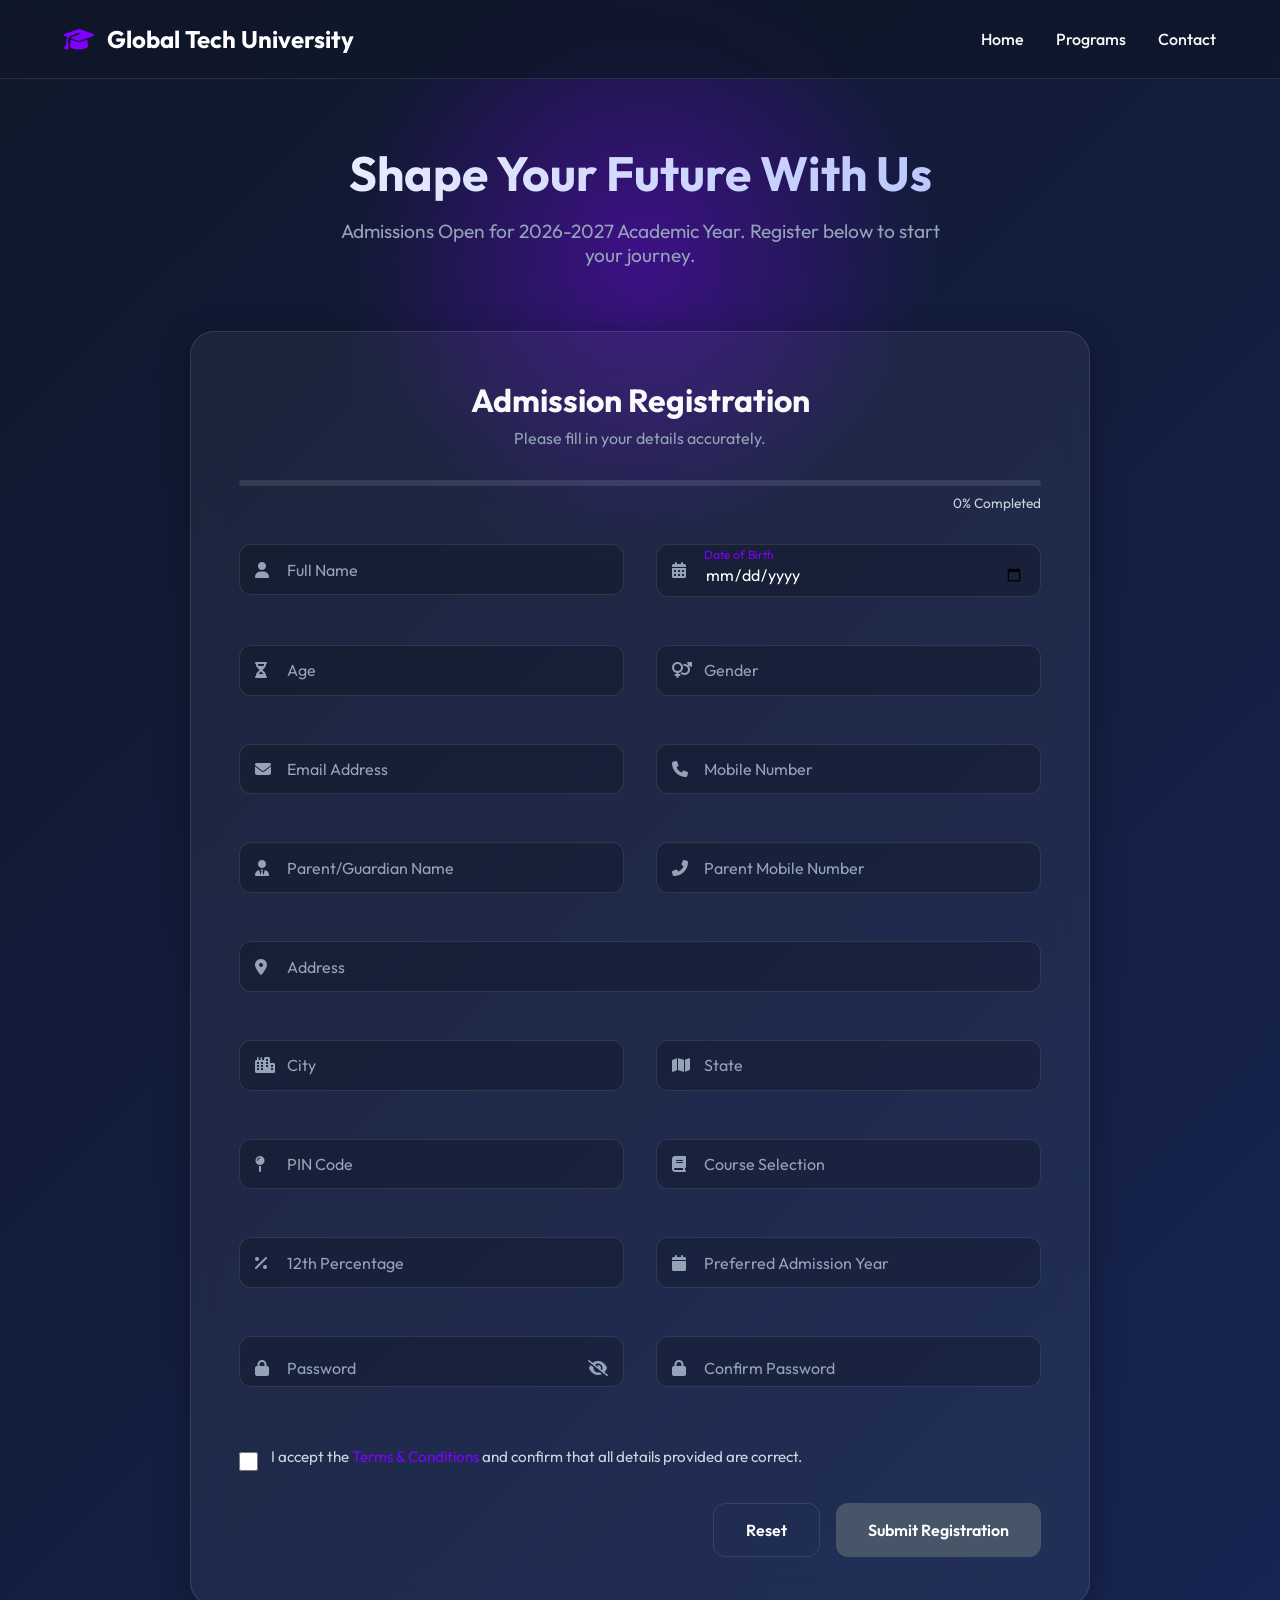
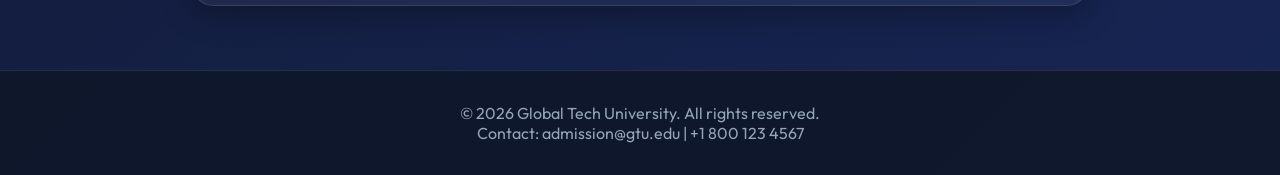
<file: internship 2.4/university_portal/index.html>
<!DOCTYPE html>
<html lang="en">
<head>
    <meta charset="UTF-8">
    <meta name="viewport" content="width=device-width, initial-scale=1.0">
    <title>University Admission Portal</title>
    <link rel="stylesheet" href="style.css">    <link href="https://fonts.googleapis.com/css2?family=Outfit:wght@300;400;500;600;700&display=swap" rel="stylesheet">    <link rel="stylesheet" href="https://cdnjs.cloudflare.com/ajax/libs/font-awesome/6.4.0/css/all.min.css">
</head>
<body>    <nav class="navbar">
        <div class="logo">
            <i class="fa-solid fa-graduation-cap"></i>
            <span>Global Tech University</span>
        </div>
        <ul class="nav-links">
            <li><a href="#">Home</a></li>
            <li><a href="#">Programs</a></li>
            <li><a href="#">Contact</a></li>
        </ul>
    </nav>    <header class="hero">
        <div class="hero-content">
            <h1>Shape Your Future With Us</h1>
            <p>Admissions Open for 2026-2027 Academic Year. Register below to start your journey.</p>
        </div>
    </header>

    <main class="registration-section">
        <div class="form-container glass-panel">
            <div class="form-header">
                <h2>Admission Registration</h2>
                <p>Please fill in your details accurately.</p>
            </div>
            
            <div class="progress-container">
                <div class="progress-bar" id="progress-bar"></div>
            </div>
            <p class="progress-text" id="progress-text">0% Completed</p>

            <form id="admission-form" novalidate>                <div class="form-grid">                    <div class="input-group">
                        <i class="fa-solid fa-user input-icon"></i>
                        <input type="text" id="fullName" name="fullName" required placeholder=" ">
                        <label for="fullName">Full Name</label>
                        <span class="error-msg" id="fullName-error"></span>
                    </div>                    <div class="input-group">
                        <i class="fa-solid fa-calendar-alt input-icon"></i>
                        <input type="date" id="dob" name="dob" required placeholder=" ">
                        <label for="dob">Date of Birth</label>
                        <span class="error-msg" id="dob-error"></span>
                    </div>                    <div class="input-group">
                        <i class="fa-solid fa-hourglass-half input-icon"></i>
                        <input type="text" id="age" name="age" readonly placeholder=" ">
                        <label for="age">Age</label>
                    </div>                    <div class="input-group">
                        <i class="fa-solid fa-venus-mars input-icon"></i>
                        <select id="gender" name="gender" required>
                            <option value="" disabled selected></option>
                            <option value="Male">Male</option>
                            <option value="Female">Female</option>
                            <option value="Other">Other</option>
                        </select>
                        <label for="gender">Gender</label>
                        <span class="error-msg" id="gender-error"></span>
                    </div>                    <div class="input-group">
                        <i class="fa-solid fa-envelope input-icon"></i>
                        <input type="email" id="email" name="email" required placeholder=" ">
                        <label for="email">Email Address</label>
                        <span class="error-msg" id="email-error"></span>
                    </div>                    <div class="input-group">
                        <i class="fa-solid fa-phone input-icon"></i>
                        <input type="tel" id="mobile" name="mobile" required placeholder=" " maxlength="10">
                        <label for="mobile">Mobile Number</label>
                        <span class="error-msg" id="mobile-error"></span>
                    </div>                    <div class="input-group">
                        <i class="fa-solid fa-user-tie input-icon"></i>
                        <input type="text" id="parentName" name="parentName" required placeholder=" ">
                        <label for="parentName">Parent/Guardian Name</label>
                        <span class="error-msg" id="parentName-error"></span>
                    </div>                    <div class="input-group">
                        <i class="fa-solid fa-phone-alt input-icon"></i>
                        <input type="tel" id="parentMobile" name="parentMobile" required placeholder=" " maxlength="10">
                        <label for="parentMobile">Parent Mobile Number</label>
                        <span class="error-msg" id="parentMobile-error"></span>
                    </div>                    <div class="input-group full-width">
                        <i class="fa-solid fa-map-marker-alt input-icon"></i>
                        <input type="text" id="address" name="address" required placeholder=" ">
                        <label for="address">Address</label>
                        <span class="error-msg" id="address-error"></span>
                    </div>                    <div class="input-group">
                        <i class="fa-solid fa-city input-icon"></i>
                        <input type="text" id="city" name="city" required placeholder=" ">
                        <label for="city">City</label>
                        <span class="error-msg" id="city-error"></span>
                    </div>                    <div class="input-group">
                        <i class="fa-solid fa-map input-icon"></i>
                        <input type="text" id="state" name="state" required placeholder=" ">
                        <label for="state">State</label>
                        <span class="error-msg" id="state-error"></span>
                    </div>                    <div class="input-group">
                        <i class="fa-solid fa-map-pin input-icon"></i>
                        <input type="text" id="pincode" name="pincode" required placeholder=" " maxlength="6">
                        <label for="pincode">PIN Code</label>
                        <span class="error-msg" id="pincode-error"></span>
                    </div>                    <div class="input-group">
                        <i class="fa-solid fa-book input-icon"></i>
                        <select id="course" name="course" required>
                            <option value="" disabled selected></option>
                            <option value="Engineering">Engineering</option>
                            <option value="AI & ML">AI & ML</option>
                            <option value="CSE">CSE</option>
                            <option value="ECE">ECE</option>
                            <option value="MBA">MBA</option>
                            <option value="BBA">BBA</option>
                            <option value="MCA">MCA</option>
                        </select>
                        <label for="course">Course Selection</label>
                        <span class="error-msg" id="course-error"></span>
                    </div>                    <div class="input-group">
                        <i class="fa-solid fa-percent input-icon"></i>
                        <input type="number" id="percentage" name="percentage" required placeholder=" " min="0" max="100" step="0.01">
                        <label for="percentage">12th Percentage</label>
                        <span class="error-msg" id="percentage-error"></span>
                    </div>                    <div class="input-group">
                        <i class="fa-solid fa-calendar input-icon"></i>
                        <select id="admissionYear" name="admissionYear" required>
                            <option value="" disabled selected></option>
                            <option value="2026">2026</option>
                            <option value="2027">2027</option>
                        </select>
                        <label for="admissionYear">Preferred Admission Year</label>
                        <span class="error-msg" id="admissionYear-error"></span>
                    </div>                    <div class="input-group">
                        <i class="fa-solid fa-lock input-icon"></i>
                        <input type="password" id="password" name="password" required placeholder=" ">
                        <label for="password">Password</label>
                        <i class="fa-solid fa-eye-slash toggle-password"></i>
                        <div class="password-strength" id="password-strength"></div>
                        <span class="error-msg" id="password-error"></span>
                    </div>                    <div class="input-group">
                        <i class="fa-solid fa-lock input-icon"></i>
                        <input type="password" id="confirmPassword" name="confirmPassword" required placeholder=" ">
                        <label for="confirmPassword">Confirm Password</label>
                        <span class="error-msg" id="confirmPassword-error"></span>
                    </div>
                </div>                <div class="checkbox-group">
                    <input type="checkbox" id="terms" name="terms" required>
                    <label for="terms">I accept the <a href="#">Terms & Conditions</a> and confirm that all details provided are correct.</label>
                    <span class="error-msg" id="terms-error"></span>
                </div>                <div class="form-actions">
                    <button type="button" class="btn-reset" id="reset-btn">Reset</button>
                    <button type="submit" class="btn-submit" id="submit-btn">Submit Registration</button>
                </div>
            </form>
        </div>
    </main>    <footer class="footer">
        <p>&copy; 2026 Global Tech University. All rights reserved.</p>
        <p>Contact: admission@gtu.edu | +1 800 123 4567</p>
    </footer>    <div class="modal-overlay" id="success-modal">
        <div class="modal-content glass-panel">
            <i class="fa-solid fa-circle-check success-icon"></i>
            <h3>Registration Successful!</h3>
            <p>Your application has been received. Please check your email for further instructions.</p>
            <button class="btn-submit" id="close-modal-btn">Continue</button>
        </div>
    </div>

    <script src="script.js"></script>
</body>
</html>
</file>
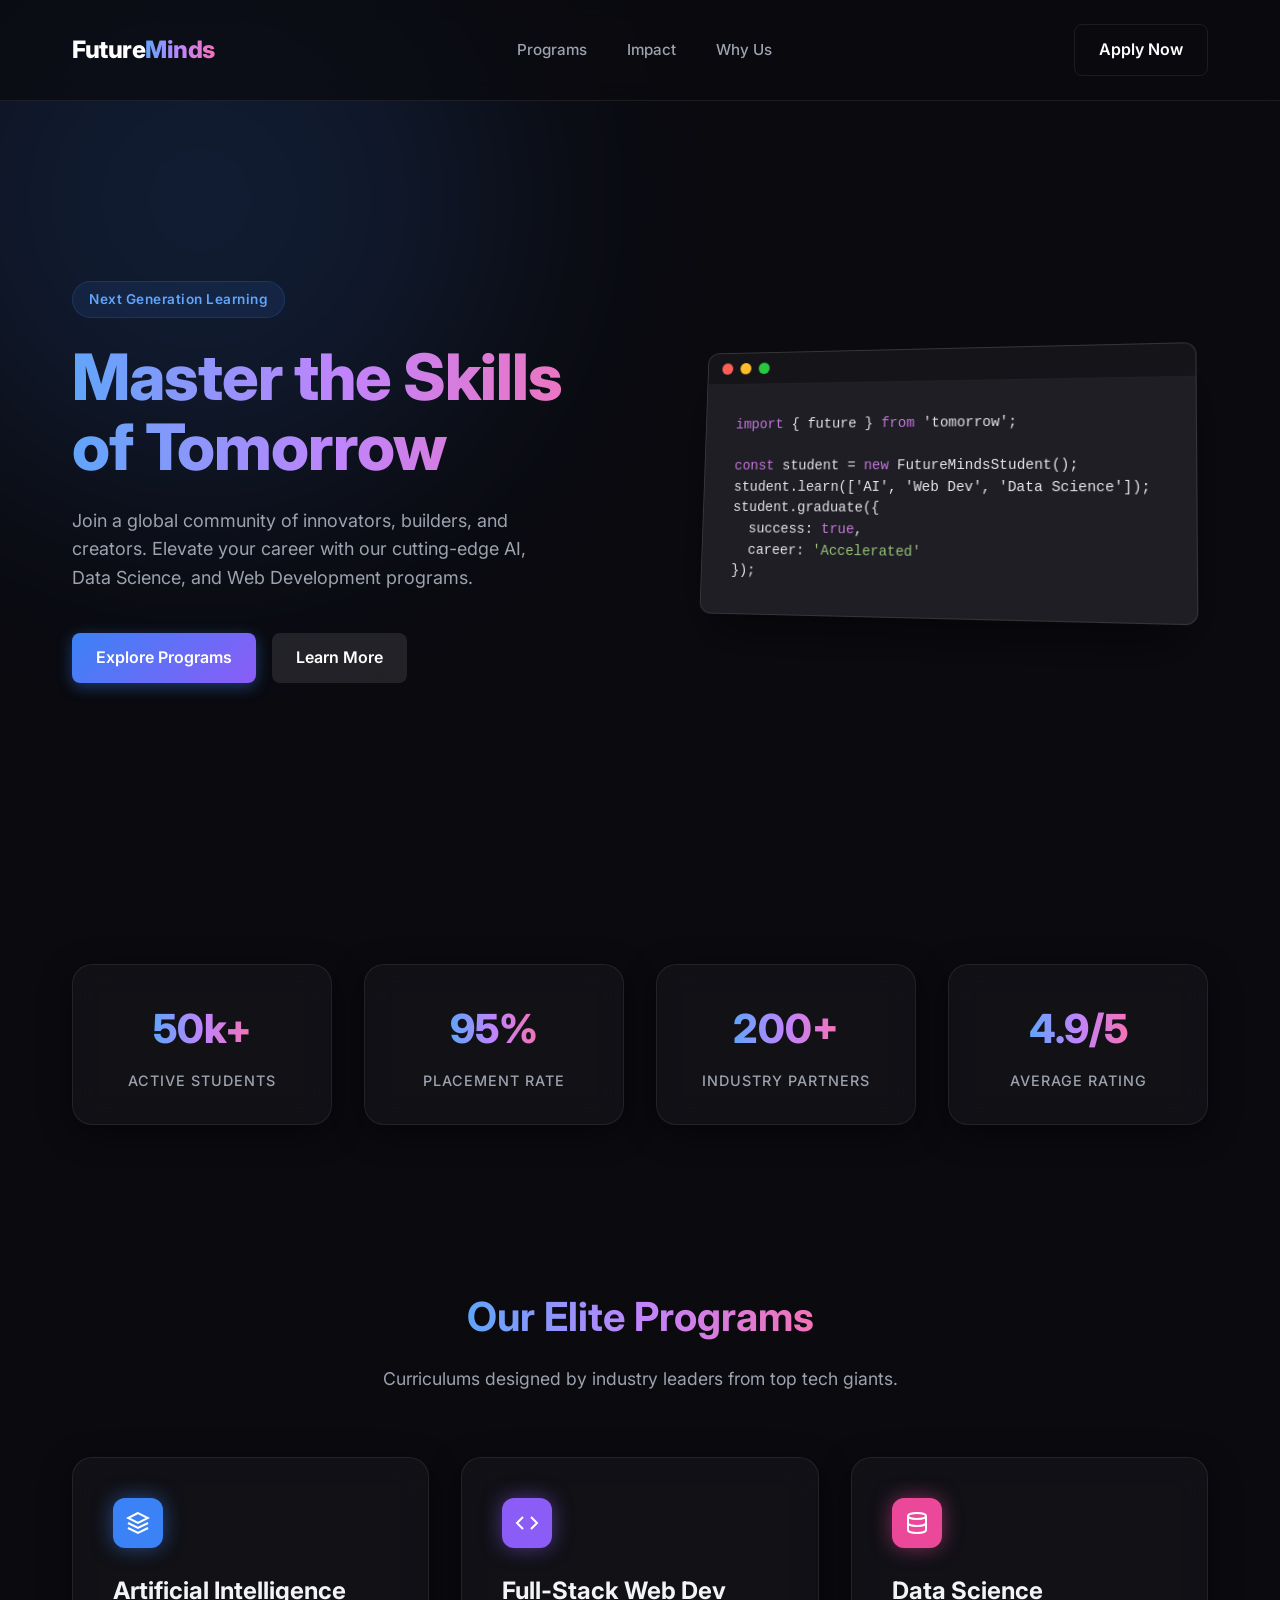
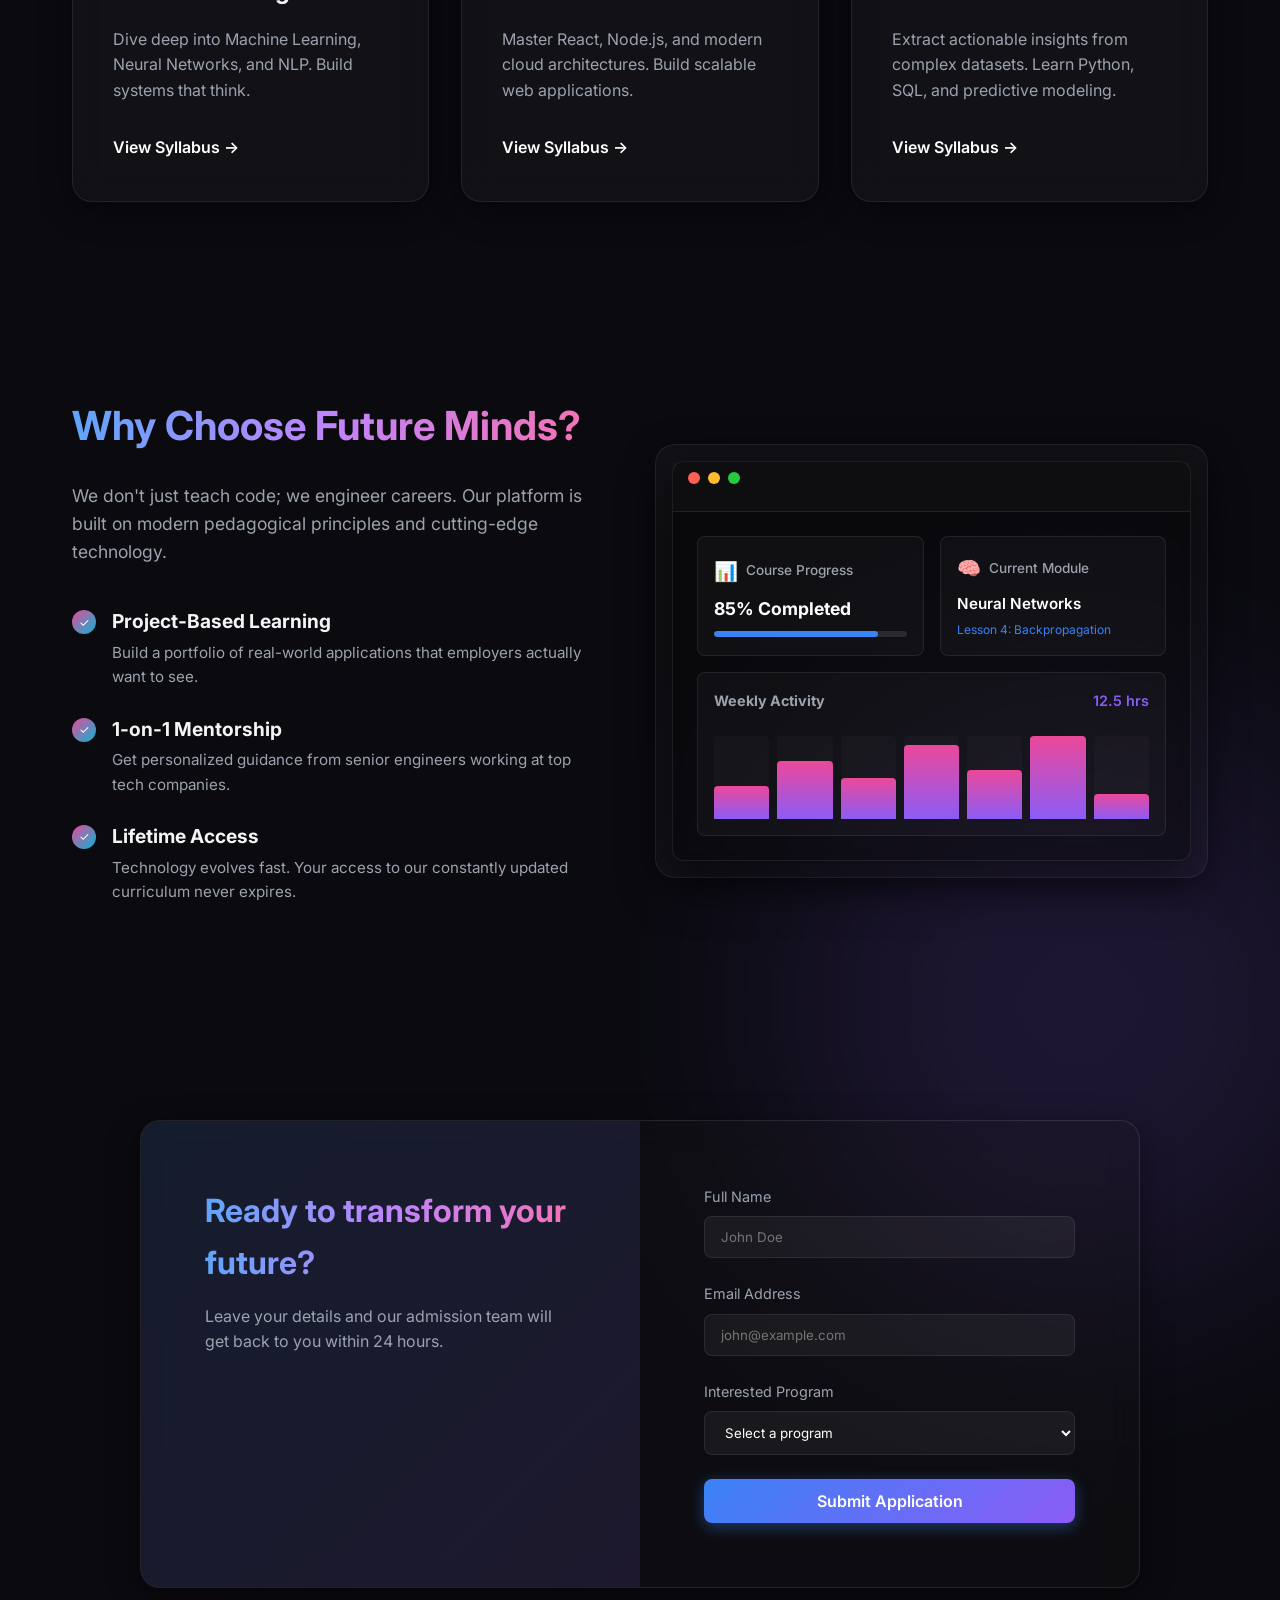
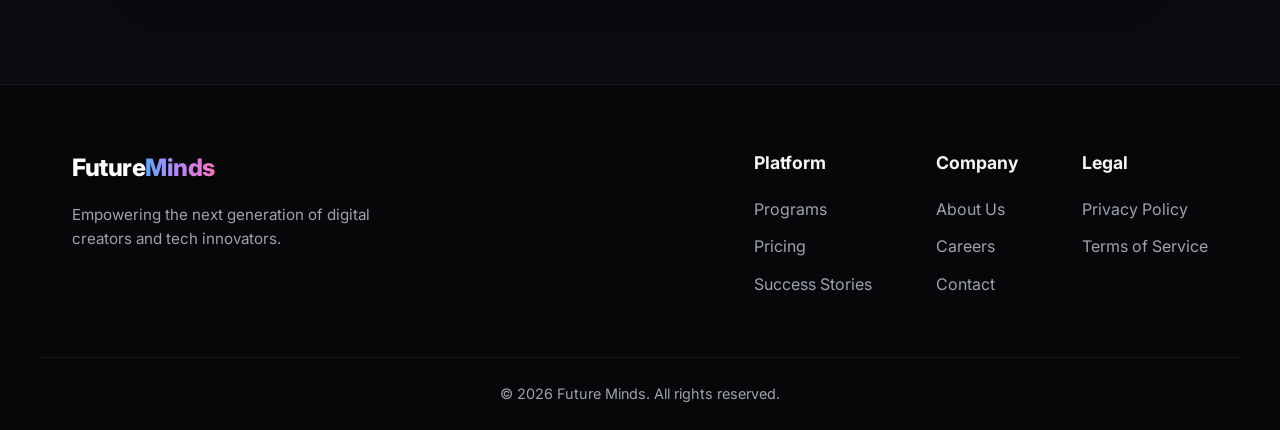
<file: intrenship 2.2/future-minds/index.html>
<!DOCTYPE html>
<html lang="en">
<head>
    <meta charset="UTF-8">
    <meta name="viewport" content="width=device-width, initial-scale=1.0">
    <title>Future Minds | Modern Learning Platform</title>
    <link rel="preconnect" href="https://fonts.googleapis.com">
    <link rel="preconnect" href="https://fonts.gstatic.com" crossorigin>
    <link href="https://fonts.googleapis.com/css2?family=Inter:wght@300;400;500;600;700;800&display=swap" rel="stylesheet">
    <link rel="stylesheet" href="styles.css">
</head>
<body>
    <div class="bg-glow bg-glow-1"></div>
    <div class="bg-glow bg-glow-2"></div>

    <header class="navbar">
        <div class="container nav-container">
            <a href="#" class="logo">Future<span>Minds</span></a>
            <nav class="nav-links">
                <a href="#programs">Programs</a>
                <a href="#stats">Impact</a>
                <a href="#why-us">Why Us</a>
            </nav>
            <a href="#contact" class="btn btn-outline">Apply Now</a>
        </div>
    </header>

    <main>
        <section class="hero container">
            <div class="hero-content fade-in-up">
                <div class="badge">Next Generation Learning</div>
                <h1 class="gradient-text">Master the Skills of Tomorrow</h1>
                <p class="hero-subtext">Join a global community of innovators, builders, and creators. Elevate your career with our cutting-edge AI, Data Science, and Web Development programs.</p>
                <div class="hero-actions">
                    <a href="#programs" class="btn btn-primary">Explore Programs</a>
                    <a href="#why-us" class="btn btn-secondary">Learn More</a>
                </div>
            </div>
            <div class="hero-image fade-in-up" style="transition-delay: 0.2s;">
                <div class="glass-card hero-mockup">
                    <div class="mockup-header">
                        <span class="dot red"></span>
                        <span class="dot yellow"></span>
                        <span class="dot green"></span>
                    </div>
                    <div class="mockup-body">
                        <code>
                            <span class="keyword">import</span> { future } <span class="keyword">from</span> 'tomorrow';<br><br>
                            <span class="keyword">const</span> student = <span class="keyword">new</span> FutureMindsStudent();<br>
                            student.learn(['AI', 'Web Dev', 'Data Science']);<br>
                            student.graduate({ <br>
                            &nbsp;&nbsp;success: <span class="keyword">true</span>, <br>
                            &nbsp;&nbsp;career: <span class="string">'Accelerated'</span> <br>
                            });
                        </code>
                    </div>
                </div>
            </div>
        </section>

        <section id="stats" class="stats container">
            <div class="stats-grid">
                <div class="stat-card glass-card fade-in-up">
                    <h3 class="gradient-text stat-number">50k+</h3>
                    <p>Active Students</p>
                </div>
                <div class="stat-card glass-card fade-in-up" style="transition-delay: 0.1s;">
                    <h3 class="gradient-text stat-number">95%</h3>
                    <p>Placement Rate</p>
                </div>
                <div class="stat-card glass-card fade-in-up" style="transition-delay: 0.2s;">
                    <h3 class="gradient-text stat-number">200+</h3>
                    <p>Industry Partners</p>
                </div>
                <div class="stat-card glass-card fade-in-up" style="transition-delay: 0.3s;">
                    <h3 class="gradient-text stat-number">4.9/5</h3>
                    <p>Average Rating</p>
                </div>
            </div>
        </section>

        <section id="programs" class="programs container">
            <div class="section-header text-center fade-in-up">
                <h2 class="gradient-text">Our Elite Programs</h2>
                <p>Curriculums designed by industry leaders from top tech giants.</p>
            </div>
            <div class="programs-grid">
                <div class="program-card glass-card fade-in-up">
                    <div class="card-icon blue-glow">
                        <svg width="24" height="24" viewBox="0 0 24 24" fill="none" stroke="currentColor" stroke-width="2"><path d="M12 2L2 7l10 5 10-5-10-5zM2 17l10 5 10-5M2 12l10 5 10-5"/></svg>
                    </div>
                    <h3>Artificial Intelligence</h3>
                    <p>Dive deep into Machine Learning, Neural Networks, and NLP. Build systems that think.</p>
                    <a href="#" class="learn-more">View Syllabus &rarr;</a>
                </div>
                <div class="program-card glass-card fade-in-up" style="transition-delay: 0.1s;">
                    <div class="card-icon purple-glow">
                        <svg width="24" height="24" viewBox="0 0 24 24" fill="none" stroke="currentColor" stroke-width="2"><polyline points="16 18 22 12 16 6"></polyline><polyline points="8 6 2 12 8 18"></polyline></svg>
                    </div>
                    <h3>Full-Stack Web Dev</h3>
                    <p>Master React, Node.js, and modern cloud architectures. Build scalable web applications.</p>
                    <a href="#" class="learn-more">View Syllabus &rarr;</a>
                </div>
                <div class="program-card glass-card fade-in-up" style="transition-delay: 0.2s;">
                    <div class="card-icon pink-glow">
                        <svg width="24" height="24" viewBox="0 0 24 24" fill="none" stroke="currentColor" stroke-width="2"><ellipse cx="12" cy="5" rx="9" ry="3"></ellipse><path d="M21 12c0 1.66-4 3-9 3s-9-1.34-9-3"></path><path d="M3 5v14c0 1.66 4 3 9 3s9-1.34 9-3V5"></path></svg>
                    </div>
                    <h3>Data Science</h3>
                    <p>Extract actionable insights from complex datasets. Learn Python, SQL, and predictive modeling.</p>
                    <a href="#" class="learn-more">View Syllabus &rarr;</a>
                </div>
            </div>
        </section>

        <section id="why-us" class="why-us container">
            <div class="why-us-content fade-in-up">
                <h2 class="gradient-text">Why Choose Future Minds?</h2>
                <p>We don't just teach code; we engineer careers. Our platform is built on modern pedagogical principles and cutting-edge technology.</p>
                <ul class="feature-list">
                    <li>
                        <div class="check-icon">&#10003;</div>
                        <div>
                            <h4>Project-Based Learning</h4>
                            <p>Build a portfolio of real-world applications that employers actually want to see.</p>
                        </div>
                    </li>
                    <li>
                        <div class="check-icon">&#10003;</div>
                        <div>
                            <h4>1-on-1 Mentorship</h4>
                            <p>Get personalized guidance from senior engineers working at top tech companies.</p>
                        </div>
                    </li>
                    <li>
                        <div class="check-icon">&#10003;</div>
                        <div>
                            <h4>Lifetime Access</h4>
                            <p>Technology evolves fast. Your access to our constantly updated curriculum never expires.</p>
                        </div>
                    </li>
                </ul>
            </div>
            <div class="why-us-visual glass-card fade-in-up" style="transition-delay: 0.2s;">
                <div class="dashboard-preview">
                    <div class="dash-nav">
                        <div class="mockup-header" style="background:transparent; border-bottom:none;">
                            <span class="dot red"></span>
                            <span class="dot yellow"></span>
                            <span class="dot green"></span>
                        </div>
                    </div>
                    <div class="dash-content">
                        <div class="dash-card">
                            <div class="dash-card-header">
                                <span class="dash-icon">📊</span>
                                <h5>Course Progress</h5>
                            </div>
                            <div class="dash-progress-text">85% Completed</div>
                            <div class="dash-progress-bar"><div class="dash-progress-fill" style="width: 85%;"></div></div>
                        </div>
                        <div class="dash-card">
                            <div class="dash-card-header">
                                <span class="dash-icon">🧠</span>
                                <h5>Current Module</h5>
                            </div>
                            <div class="dash-module-text">Neural Networks</div>
                            <div class="dash-module-subtext">Lesson 4: Backpropagation</div>
                        </div>
                        <div class="dash-chart">
                            <div class="dash-chart-header">
                                <h5>Weekly Activity</h5>
                                <span class="dash-hours">12.5 hrs</span>
                            </div>
                            <div class="dash-bars">
                                <div class="dash-bar-container"><div class="dash-bar" style="height: 40%;"></div></div>
                                <div class="dash-bar-container"><div class="dash-bar" style="height: 70%;"></div></div>
                                <div class="dash-bar-container"><div class="dash-bar" style="height: 50%;"></div></div>
                                <div class="dash-bar-container"><div class="dash-bar" style="height: 90%;"></div></div>
                                <div class="dash-bar-container"><div class="dash-bar" style="height: 60%;"></div></div>
                                <div class="dash-bar-container"><div class="dash-bar" style="height: 100%;"></div></div>
                                <div class="dash-bar-container"><div class="dash-bar" style="height: 30%;"></div></div>
                            </div>
                        </div>
                    </div>
                </div>
            </div>
        </section>

        <section id="contact" class="contact container">
            <div class="contact-wrapper glass-card fade-in-up">
                <div class="contact-info">
                    <h2 class="gradient-text">Ready to transform your future?</h2>
                    <p>Leave your details and our admission team will get back to you within 24 hours.</p>
                </div>
                <form class="contact-form">
                    <div class="form-group">
                        <label for="name">Full Name</label>
                        <input type="text" id="name" placeholder="John Doe" required>
                    </div>
                    <div class="form-group">
                        <label for="email">Email Address</label>
                        <input type="email" id="email" placeholder="john@example.com" required>
                    </div>
                    <div class="form-group">
                        <label for="program">Interested Program</label>
                        <select id="program" required>
                            <option value="" disabled selected>Select a program</option>
                            <option value="ai">Artificial Intelligence</option>
                            <option value="web">Full-Stack Web Dev</option>
                            <option value="data">Data Science</option>
                        </select>
                    </div>
                    <button type="submit" class="btn btn-primary btn-block">Submit Application</button>
                </form>
            </div>
        </section>
    </main>

    <footer>
        <div class="container footer-container">
            <div class="footer-brand">
                <a href="#" class="logo">Future<span>Minds</span></a>
                <p>Empowering the next generation of digital creators and tech innovators.</p>
            </div>
            <div class="footer-links">
                <div class="link-group">
                    <h4>Platform</h4>
                    <a href="#">Programs</a>
                    <a href="#">Pricing</a>
                    <a href="#">Success Stories</a>
                </div>
                <div class="link-group">
                    <h4>Company</h4>
                    <a href="#">About Us</a>
                    <a href="#">Careers</a>
                    <a href="#">Contact</a>
                </div>
                <div class="link-group">
                    <h4>Legal</h4>
                    <a href="#">Privacy Policy</a>
                    <a href="#">Terms of Service</a>
                </div>
            </div>
        </div>
        <div class="footer-bottom container">
            <p>&copy; 2026 Future Minds. All rights reserved.</p>
        </div>
    </footer>

    <script>
        const observer = new IntersectionObserver((entries) => {
            entries.forEach(entry => {
                if (entry.isIntersecting) {
                    entry.target.classList.add('visible');
                    // Stop observing once animated
                    observer.unobserve(entry.target);
                }
            });
        }, { threshold: 0.1 });

        document.querySelectorAll('.fade-in-up').forEach((el) => {
            observer.observe(el);
        });
    </script>
</body>
</html>
</file>
<file: internship 2.4/university_portal/style.css>
:root {
    --primary-color: #1e3c72;
    --secondary-color: #2a5298;
    --accent-color: #7f00ff;
    --accent-glow: rgba(127, 0, 255, 0.4);
    --text-color: #f8f9fa;
    --text-dark: #212529;
    --bg-dark: #0f172a;
    --error-color: #ff4757;
    --success-color: #2ed573;
    --glass-bg: rgba(255, 255, 255, 0.05);
    --glass-border: rgba(255, 255, 255, 0.1);
}

* {
    margin: 0;
    padding: 0;
    box-sizing: border-box;
    font-family: 'Outfit', sans-serif;
}

body {
    background: linear-gradient(135deg, var(--bg-dark) 0%, #172554 100%);
    color: var(--text-color);
    min-height: 100vh;
    display: flex;
    flex-direction: column;
    overflow-x: hidden;
}.navbar {
    display: flex;
    justify-content: space-between;
    align-items: center;
    padding: 1.5rem 5%;
    background: rgba(15, 23, 42, 0.8);
    backdrop-filter: blur(10px);
    border-bottom: 1px solid var(--glass-border);
    position: sticky;
    top: 0;
    z-index: 100;
}

.logo {
    display: flex;
    align-items: center;
    gap: 0.8rem;
    font-size: 1.5rem;
    font-weight: 700;
    color: #fff;
}

.logo i {
    color: var(--accent-color);
}

.nav-links {
    list-style: none;
    display: flex;
    gap: 2rem;
}

.nav-links a {
    color: var(--text-color);
    text-decoration: none;
    font-weight: 500;
    transition: color 0.3s;
}

.nav-links a:hover {
    color: var(--accent-color);
}.hero {
    text-align: center;
    padding: 4rem 2rem;
    position: relative;
}

.hero::before {
    content: '';
    position: absolute;
    top: -50%;
    left: 50%;
    transform: translateX(-50%);
    width: 600px;
    height: 600px;
    background: radial-gradient(circle, var(--accent-glow) 0%, transparent 70%);
    z-index: -1;
    pointer-events: none;
}

.hero h1 {
    font-size: 3rem;
    margin-bottom: 1rem;
    background: linear-gradient(to right, #fff, #a5b4fc);
    -webkit-background-clip: text;
    -webkit-text-fill-color: transparent;
}

.hero p {
    font-size: 1.2rem;
    color: #94a3b8;
    max-width: 600px;
    margin: 0 auto;
}.registration-section {
    flex: 1;
    display: flex;
    justify-content: center;
    padding: 0 2rem 4rem;
}.glass-panel {
    background: var(--glass-bg);
    backdrop-filter: blur(16px);
    -webkit-backdrop-filter: blur(16px);
    border: 1px solid var(--glass-border);
    border-radius: 24px;
    box-shadow: 0 8px 32px rgba(0, 0, 0, 0.3);
}

.form-container {
    width: 100%;
    max-width: 900px;
    padding: 3rem;
    position: relative;
    overflow: hidden;
}

.form-header {
    text-align: center;
    margin-bottom: 2rem;
}

.form-header h2 {
    font-size: 2rem;
    margin-bottom: 0.5rem;
}

.form-header p {
    color: #94a3b8;
}.progress-container {
    width: 100%;
    height: 6px;
    background: rgba(255, 255, 255, 0.1);
    border-radius: 4px;
    margin-bottom: 0.5rem;
    overflow: hidden;
}

.progress-bar {
    height: 100%;
    width: 0%;
    background: linear-gradient(90deg, var(--secondary-color), var(--accent-color));
    transition: width 0.4s ease;
}

.progress-text {
    text-align: right;
    font-size: 0.85rem;
    color: #cbd5e1;
    margin-bottom: 2rem;
}.form-grid {
    display: grid;
    grid-template-columns: repeat(auto-fit, minmax(300px, 1fr));
    gap: 1.5rem 2rem;
}

.full-width {
    grid-column: 1 / -1;
}.input-group {
    position: relative;
    margin-bottom: 1.5rem;
}

.input-icon {
    position: absolute;
    left: 1rem;
    top: 50%;
    transform: translateY(-50%);
    color: #94a3b8;
    transition: color 0.3s;
    pointer-events: none;
    z-index: 2;
}

.input-group input,
.input-group select {
    width: 100%;
    padding: 1.2rem 1rem 0.6rem 3rem;
    background: rgba(0, 0, 0, 0.2);
    border: 1px solid var(--glass-border);
    border-radius: 12px;
    color: #fff;
    font-size: 1rem;
    outline: none;
    transition: all 0.3s ease;
    appearance: none;
}

.input-group input:focus,
.input-group select:focus {
    border-color: var(--accent-color);
    box-shadow: 0 0 0 4px var(--accent-glow);
    background: rgba(0, 0, 0, 0.4);
}

.input-group input:focus ~ .input-icon,
.input-group select:focus ~ .input-icon {
    color: var(--accent-color);
}.input-group label {
    position: absolute;
    left: 3rem;
    top: 50%;
    transform: translateY(-50%);
    color: #94a3b8;
    transition: all 0.3s ease;
    pointer-events: none;
}

.input-group input:focus ~ label,
.input-group input:not(:placeholder-shown) ~ label,
.input-group select:focus ~ label,
.input-group select:valid ~ label {
    top: 0.6rem;
    font-size: 0.75rem;
    color: var(--accent-color);
}

.input-group select option {
    background: var(--bg-dark);
    color: #fff;
}.toggle-password {
    position: absolute;
    right: 1rem;
    top: 50%;
    transform: translateY(-50%);
    cursor: pointer;
    color: #94a3b8;
    z-index: 2;
}

.toggle-password:hover {
    color: #fff;
}.password-strength {
    height: 4px;
    width: 100%;
    background: transparent;
    margin-top: 0.5rem;
    border-radius: 2px;
    transition: all 0.3s ease;
}.input-group.success input,
.input-group.success select {
    border-color: var(--success-color);
}
.input-group.success .input-icon {
    color: var(--success-color);
}

.input-group.error input,
.input-group.error select {
    border-color: var(--error-color);
}
.input-group.error .input-icon {
    color: var(--error-color);
}

.error-msg {
    color: var(--error-color);
    font-size: 0.8rem;
    position: absolute;
    bottom: -1.2rem;
    left: 0.5rem;
    opacity: 0;
    transition: opacity 0.3s;
}

.input-group.error .error-msg {
    opacity: 1;
}.checkbox-group {
    display: flex;
    align-items: flex-start;
    gap: 0.8rem;
    margin: 1.5rem 0 2rem;
    position: relative;
}

.checkbox-group input {
    margin-top: 0.3rem;
    accent-color: var(--accent-color);
    width: 1.2rem;
    height: 1.2rem;
    cursor: pointer;
}

.checkbox-group label {
    color: #cbd5e1;
    font-size: 0.95rem;
}

.checkbox-group label a {
    color: var(--accent-color);
    text-decoration: none;
}
.checkbox-group .error-msg {
    bottom: -1.5rem;
    left: 2rem;
}.form-actions {
    display: flex;
    gap: 1rem;
    justify-content: flex-end;
}

button {
    padding: 1rem 2rem;
    border-radius: 12px;
    border: none;
    font-size: 1rem;
    font-weight: 600;
    cursor: pointer;
    transition: all 0.3s ease;
}

.btn-reset {
    background: transparent;
    color: #fff;
    border: 1px solid var(--glass-border);
}

.btn-reset:hover {
    background: rgba(255, 255, 255, 0.1);
}

.btn-submit {
    background: linear-gradient(135deg, var(--secondary-color), var(--accent-color));
    color: #fff;
    box-shadow: 0 4px 15px var(--accent-glow);
}

.btn-submit:hover {
    transform: translateY(-2px);
    box-shadow: 0 6px 20px rgba(127, 0, 255, 0.6);
}

.btn-submit:disabled {
    background: #475569;
    box-shadow: none;
    cursor: not-allowed;
    transform: none;
}.footer {
    text-align: center;
    padding: 2rem;
    background: rgba(15, 23, 42, 0.9);
    border-top: 1px solid var(--glass-border);
    color: #94a3b8;
    margin-top: auto;
}.modal-overlay {
    position: fixed;
    top: 0;
    left: 0;
    right: 0;
    bottom: 0;
    background: rgba(0, 0, 0, 0.6);
    backdrop-filter: blur(5px);
    display: flex;
    justify-content: center;
    align-items: center;
    z-index: 1000;
    opacity: 0;
    pointer-events: none;
    transition: opacity 0.3s ease;
}

.modal-overlay.active {
    opacity: 1;
    pointer-events: all;
}

.modal-content {
    padding: 3rem;
    text-align: center;
    max-width: 400px;
    transform: translateY(20px);
    transition: transform 0.3s ease;
}

.modal-overlay.active .modal-content {
    transform: translateY(0);
}

.success-icon {
    font-size: 4rem;
    color: var(--success-color);
    margin-bottom: 1rem;
}

.modal-content h3 {
    font-size: 1.8rem;
    margin-bottom: 1rem;
}

.modal-content p {
    color: #cbd5e1;
    margin-bottom: 2rem;
}@media (max-width: 768px) {
    .form-grid {
        grid-template-columns: 1fr;
    }
    .form-container {
        padding: 2rem;
    }
    .hero h1 {
        font-size: 2.2rem;
    }
    .nav-links {
        display: none;
    }
}
</file>
<file: intrenship 2.2/future-minds/styles.css>
:root {
    --bg-dark: #0a0a0f;
    --text-main: #f3f4f6;
    --text-muted: #9ca3af;
    
    --primary: #3b82f6; /* Blue */
    --secondary: #8b5cf6; /* Purple */
    --tertiary: #ec4899; /* Pink */
    --accent: #06b6d4; /* Cyan */
    
    --gradient-1: linear-gradient(135deg, var(--primary), var(--secondary));
    --gradient-2: linear-gradient(135deg, var(--secondary), var(--tertiary));
    --gradient-3: linear-gradient(135deg, var(--tertiary), var(--accent));
    --gradient-text: linear-gradient(to right, #60a5fa, #c084fc, #f472b6);
    
    --glass-bg: rgba(255, 255, 255, 0.03);
    --glass-border: rgba(255, 255, 255, 0.08);
    --glass-shadow: 0 8px 32px 0 rgba(0, 0, 0, 0.37);
    
    --transition: all 0.3s cubic-bezier(0.25, 0.8, 0.25, 1);
}

* {
    margin: 0;
    padding: 0;
    box-sizing: border-box;
}

html {
    scroll-behavior: smooth;
}

body {
    font-family: 'Inter', sans-serif;
    background-color: var(--bg-dark);
    color: var(--text-main);
    line-height: 1.6;
    overflow-x: hidden;
    position: relative;
}
    
.bg-glow {
    position: absolute;
    width: 600px;
    height: 600px;
    border-radius: 50%;
    filter: blur(120px);
    z-index: -1;
    opacity: 0.15;
    pointer-events: none;
}

.bg-glow-1 {
    top: -100px;
    left: -100px;
    background: var(--primary);
}

.bg-glow-2 {
    bottom: 20%;
    right: -100px;
    background: var(--secondary);
}

.container {
    width: 100%;
    max-width: 1200px;
    margin: 0 auto;
    padding: 0 2rem;
}

.text-center {
    text-align: center;
}

.gradient-text {
    background: var(--gradient-text);
    -webkit-background-clip: text;
    -webkit-text-fill-color: transparent;
    background-clip: text;
    color: transparent;
    display: inline-block;
}

.glass-card {
    background: var(--glass-bg);
    backdrop-filter: blur(16px);
    -webkit-backdrop-filter: blur(16px);
    border: 1px solid var(--glass-border);
    border-radius: 20px;
    box-shadow: var(--glass-shadow);
}

.btn {
    display: inline-block;
    padding: 0.75rem 1.5rem;
    border-radius: 8px;
    font-weight: 600;
    text-decoration: none;
    transition: var(--transition);
    cursor: pointer;
    border: none;
    font-family: 'Inter', sans-serif;
    font-size: 1rem;
}

.btn-primary {
    background: var(--gradient-1);
    color: white;
    box-shadow: 0 4px 15px rgba(59, 130, 246, 0.4);
}

.btn-primary:hover {
    box-shadow: 0 6px 20px rgba(59, 130, 246, 0.6);
    transform: translateY(-2px);
}

.btn-secondary {
    background: rgba(255, 255, 255, 0.1);
    color: white;
    backdrop-filter: blur(10px);
}

.btn-secondary:hover {
    background: rgba(255, 255, 255, 0.15);
    transform: translateY(-2px);
}

.btn-outline {
    background: transparent;
    color: white;
    border: 1px solid var(--glass-border);
}

.btn-outline:hover {
    background: rgba(255, 255, 255, 0.05);
    border-color: rgba(255, 255, 255, 0.2);
}

.btn-block {
    display: block;
    width: 100%;
    text-align: center;
}

.navbar {
    position: fixed;
    top: 0;
    left: 0;
    width: 100%;
    z-index: 100;
    padding: 1.5rem 0;
    transition: var(--transition);
    background: rgba(10, 10, 15, 0.7);
    backdrop-filter: blur(10px);
    border-bottom: 1px solid var(--glass-border);
}

.nav-container {
    display: flex;
    justify-content: space-between;
    align-items: center;
}

.logo {
    font-size: 1.5rem;
    font-weight: 800;
    color: white;
    text-decoration: none;
    letter-spacing: -0.5px;
}

.logo span {
    background: var(--gradient-text);
    -webkit-background-clip: text;
    -webkit-text-fill-color: transparent;
}

.nav-links {
    display: flex;
    gap: 2.5rem;
}

.nav-links a {
    color: var(--text-muted);
    text-decoration: none;
    font-weight: 500;
    transition: var(--transition);
    font-size: 0.95rem;
}

.nav-links a:hover {
    color: white;
}

/* Hero Section */
.hero {
    min-height: 100vh;
    display: flex;
    align-items: center;
    padding-top: 8rem;
    padding-bottom: 4rem;
    gap: 4rem;
}

.hero-content {
    flex: 1;
}

.badge {
    display: inline-block;
    padding: 0.4rem 1rem;
    background: rgba(59, 130, 246, 0.1);
    border: 1px solid rgba(59, 130, 246, 0.2);
    color: #60a5fa;
    border-radius: 50px;
    font-size: 0.85rem;
    font-weight: 600;
    margin-bottom: 1.5rem;
    letter-spacing: 0.5px;
}

.hero h1 {
    font-size: 4rem;
    font-weight: 800;
    line-height: 1.1;
    margin-bottom: 1.5rem;
    letter-spacing: -1px;
}

.hero-subtext {
    font-size: 1.125rem;
    color: var(--text-muted);
    margin-bottom: 2.5rem;
    max-width: 90%;
}

.hero-actions {
    display: flex;
    gap: 1rem;
}

.hero-image {
    flex: 1;
    display: flex;
    justify-content: center;
    perspective: 1000px;
}

.hero-mockup {
    width: 100%;
    max-width: 500px;
    border-radius: 12px;
    overflow: hidden;
    transform: rotateY(-10deg) rotateX(5deg);
    transition: var(--transition);
    box-shadow: 0 25px 50px -12px rgba(0, 0, 0, 0.5);
    background: #1e1e24; /* Dark editor background */
    border: 1px solid rgba(255, 255, 255, 0.1);
}

.hero-mockup:hover {
    transform: rotateY(0deg) rotateX(0deg);
}

.mockup-header {
    background: rgba(0,0,0,0.3);
    padding: 10px 15px;
    display: flex;
    gap: 8px;
    border-bottom: 1px solid rgba(255,255,255,0.05);
}

.dot {
    width: 12px;
    height: 12px;
    border-radius: 50%;
}
.dot.red { background: #ff5f56; }
.dot.yellow { background: #ffbd2e; }
.dot.green { background: #27c93f; }

.mockup-body {
    padding: 2rem;
    font-family: 'Fira Code', monospace;
    font-size: 0.9rem;
    color: #e5e7eb;
    line-height: 1.5;
}

.keyword { color: #c678dd; }
.string { color: #98c379; }

.stats {
    padding: 4rem 2rem;
}

.stats-grid {
    display: grid;
    grid-template-columns: repeat(4, 1fr);
    gap: 2rem;
}

.stat-card {
    padding: 2rem;
    text-align: center;
    transition: var(--transition);
}

.stat-card:hover {
    transform: translateY(-5px);
    border-color: rgba(255, 255, 255, 0.2);
    box-shadow: 0 15px 35px rgba(0,0,0,0.4);
}

.stat-number {
    font-size: 2.5rem;
    font-weight: 800;
    margin-bottom: 0.5rem;
}

.stat-card p {
    color: var(--text-muted);
    font-weight: 500;
    font-size: 0.9rem;
    text-transform: uppercase;
    letter-spacing: 1px;
}

.programs {
    padding: 6rem 2rem;
}

.section-header {
    margin-bottom: 4rem;
}

.section-header h2 {
    font-size: 2.5rem;
    font-weight: 700;
    margin-bottom: 1rem;
}

.section-header p {
    color: var(--text-muted);
    font-size: 1.1rem;
}

.programs-grid {
    display: grid;
    grid-template-columns: repeat(3, 1fr);
    gap: 2rem;
}

.program-card {
    padding: 2.5rem;
    transition: var(--transition);
    position: relative;
    overflow: hidden;
}

.program-card::before {
    content: '';
    position: absolute;
    top: 0;
    left: 0;
    width: 100%;
    height: 100%;
    background: linear-gradient(135deg, rgba(255,255,255,0.05), transparent);
    opacity: 0;
    transition: var(--transition);
}

.program-card:hover::before {
    opacity: 1;
}

.program-card:hover {
    transform: translateY(-10px);
    border-color: rgba(255, 255, 255, 0.2);
    box-shadow: 0 20px 40px rgba(0,0,0,0.5);
}

.card-icon {
    width: 50px;
    height: 50px;
    border-radius: 12px;
    display: flex;
    align-items: center;
    justify-content: center;
    margin-bottom: 1.5rem;
    color: white;
}

.blue-glow { background: var(--primary); box-shadow: 0 0 20px rgba(59, 130, 246, 0.5); }
.purple-glow { background: var(--secondary); box-shadow: 0 0 20px rgba(139, 92, 246, 0.5); }
.pink-glow { background: var(--tertiary); box-shadow: 0 0 20px rgba(236, 72, 153, 0.5); }

.program-card h3 {
    font-size: 1.5rem;
    margin-bottom: 1rem;
}

.program-card p {
    color: var(--text-muted);
    margin-bottom: 2rem;
}

.learn-more {
    color: white;
    text-decoration: none;
    font-weight: 600;
    display: inline-flex;
    align-items: center;
    transition: var(--transition);
}

.learn-more:hover {
    color: var(--primary);
    transform: translateX(5px);
}

.why-us {
    padding: 6rem 2rem;
    display: flex;
    align-items: center;
    gap: 4rem;
}

.why-us-content {
    flex: 1;
}

.why-us-content h2 {
    font-size: 2.5rem;
    margin-bottom: 1.5rem;
}

.why-us-content > p {
    color: var(--text-muted);
    font-size: 1.1rem;
    margin-bottom: 2.5rem;
}

.feature-list {
    list-style: none;
}

.feature-list li {
    display: flex;
    gap: 1rem;
    margin-bottom: 1.5rem;
}

.check-icon {
    width: 24px;
    height: 24px;
    background: var(--gradient-3);
    border-radius: 50%;
    display: flex;
    align-items: center;
    justify-content: center;
    color: white;
    font-size: 12px;
    flex-shrink: 0;
    margin-top: 4px;
}

.feature-list h4 {
    font-size: 1.2rem;
    margin-bottom: 0.25rem;
}

.feature-list p {
    color: var(--text-muted);
    font-size: 0.95rem;
}

.why-us-visual {
    flex: 1;
    padding: 1rem;
}

.dashboard-preview {
    background: rgba(0, 0, 0, 0.4);
    border-radius: 12px;
    height: 400px;
    display: flex;
    flex-direction: column;
    box-shadow: 0 20px 50px rgba(0,0,0,0.5);
    border: 1px solid var(--glass-border);
}

.dash-nav {
    height: 50px;
    border-bottom: 1px solid var(--glass-border);
    background: rgba(255,255,255,0.02);
}

.dash-content {
    padding: 1.5rem;
    display: grid;
    grid-template-columns: 1fr 1fr;
    grid-template-rows: auto 1fr;
    gap: 1rem;
    flex: 1;
}

.dash-card {
    background: rgba(255,255,255,0.03);
    border-radius: 8px;
    padding: 1rem;
    border: 1px solid var(--glass-border);
    display: flex;
    flex-direction: column;
    justify-content: center;
}

.dash-card-header {
    display: flex;
    align-items: center;
    gap: 0.5rem;
    margin-bottom: 0.5rem;
}

.dash-icon {
    font-size: 1.2rem;
}

.dash-card h5 {
    font-size: 0.85rem;
    color: var(--text-muted);
    font-weight: 500;
}

.dash-progress-text {
    font-size: 1.1rem;
    font-weight: 700;
    margin-bottom: 0.5rem;
    color: white;
}

.dash-progress-bar {
    width: 100%;
    height: 6px;
    background: rgba(255,255,255,0.1);
    border-radius: 3px;
    overflow: hidden;
}

.dash-progress-fill {
    height: 100%;
    background: var(--primary);
    border-radius: 3px;
}

.dash-module-text {
    font-size: 0.95rem;
    font-weight: 600;
    color: white;
    margin-bottom: 0.25rem;
}

.dash-module-subtext {
    font-size: 0.75rem;
    color: var(--primary);
}

.dash-chart {
    grid-column: span 2;
    background: rgba(255,255,255,0.03);
    border-radius: 8px;
    padding: 1rem;
    border: 1px solid var(--glass-border);
    display: flex;
    flex-direction: column;
}

.dash-chart-header {
    display: flex;
    justify-content: space-between;
    align-items: center;
    margin-bottom: 1rem;
}

.dash-chart-header h5 {
    font-size: 0.9rem;
    color: var(--text-muted);
}

.dash-hours {
    font-size: 0.9rem;
    font-weight: 600;
    color: var(--secondary);
}

.dash-bars {
    display: flex;
    justify-content: space-between;
    align-items: flex-end;
    flex: 1;
    gap: 0.5rem;
    padding-top: 0.5rem;
}

.dash-bar-container {
    flex: 1;
    height: 100%;
    display: flex;
    align-items: flex-end;
    background: rgba(255,255,255,0.02);
    border-radius: 4px 4px 0 0;
}

.dash-bar {
    width: 100%;
    background: linear-gradient(to top, var(--secondary), var(--tertiary));
    border-radius: 4px 4px 0 0;
    transition: height 1s ease-out;
}

.contact {
    padding: 6rem 2rem;
}

.contact-wrapper {
    display: flex;
    max-width: 1000px;
    margin: 0 auto;
    overflow: hidden;
}

.contact-info {
    flex: 1;
    padding: 4rem;
    background: linear-gradient(135deg, rgba(59, 130, 246, 0.1), rgba(139, 92, 246, 0.1));
}

.contact-info h2 {
    font-size: 2rem;
    margin-bottom: 1rem;
}

.contact-info p {
    color: var(--text-muted);
}

.contact-form {
    flex: 1;
    padding: 4rem;
    background: rgba(0, 0, 0, 0.2);
}

.form-group {
    margin-bottom: 1.5rem;
}

.form-group label {
    display: block;
    margin-bottom: 0.5rem;
    font-size: 0.9rem;
    color: var(--text-muted);
}

.form-group input,
.form-group select {
    width: 100%;
    padding: 0.75rem 1rem;
    background: rgba(255, 255, 255, 0.05);
    border: 1px solid var(--glass-border);
    border-radius: 8px;
    color: white;
    font-family: 'Inter', sans-serif;
    outline: none;
    transition: var(--transition);
}

.form-group input:focus,
.form-group select:focus {
    border-color: var(--primary);
    background: rgba(255, 255, 255, 0.08);
    box-shadow: 0 0 0 2px rgba(59, 130, 246, 0.2);
}

.form-group select option {
    background: var(--bg-dark);
    color: white;
}

footer {
    border-top: 1px solid var(--glass-border);
    background: rgba(0, 0, 0, 0.3);
    padding-top: 4rem;
}

.footer-container {
    display: flex;
    justify-content: space-between;
    margin-bottom: 3rem;
}

.footer-brand {
    max-width: 300px;
}

.footer-brand p {
    color: var(--text-muted);
    margin-top: 1rem;
    font-size: 0.95rem;
}

.footer-links {
    display: flex;
    gap: 4rem;
}

.link-group h4 {
    margin-bottom: 1.25rem;
    font-size: 1.1rem;
}

.link-group a {
    display: block;
    color: var(--text-muted);
    text-decoration: none;
    margin-bottom: 0.75rem;
    transition: var(--transition);
}

.link-group a:hover {
    color: white;
}

.footer-bottom {
    text-align: center;
    padding: 1.5rem 0;
    border-top: 1px solid var(--glass-border);
    color: var(--text-muted);
    font-size: 0.9rem;
}

.fade-in-up {
    opacity: 0;
    transform: translateY(30px);
    transition: opacity 0.8s cubic-bezier(0.25, 0.8, 0.25, 1), transform 0.8s cubic-bezier(0.25, 0.8, 0.25, 1);
}

.fade-in-up.visible {
    opacity: 1;
    transform: translateY(0);
}

@media (max-width: 992px) {
    .hero {
        flex-direction: column;
        text-align: center;
        padding-top: 10rem;
    }
    
    .hero-actions {
        justify-content: center;
    }
    
    .stats-grid {
        grid-template-columns: repeat(2, 1fr);
    }
    
    .programs-grid {
        grid-template-columns: repeat(2, 1fr);
    }
    
    .why-us {
        flex-direction: column;
    }
    
    .contact-wrapper {
        flex-direction: column;
    }
    
    .contact-info, .contact-form {
        padding: 2.5rem;
    }
}

@media (max-width: 768px) {
    .nav-links {
        display: none;
    }
    
    .hero h1 {
        font-size: 3rem;
    }
    
    .programs-grid {
        grid-template-columns: 1fr;
    }
    
    .footer-container {
        flex-direction: column;
        gap: 2rem;
    }
    
    .footer-links {
        flex-wrap: wrap;
        gap: 2rem;
    }
}

@media (max-width: 480px) {
    .hero h1 {
        font-size: 2.5rem;
    }
    
    .stats-grid {
        grid-template-columns: 1fr;
    }
    
    .hero-actions {
        flex-direction: column;
    }
}
</file>
